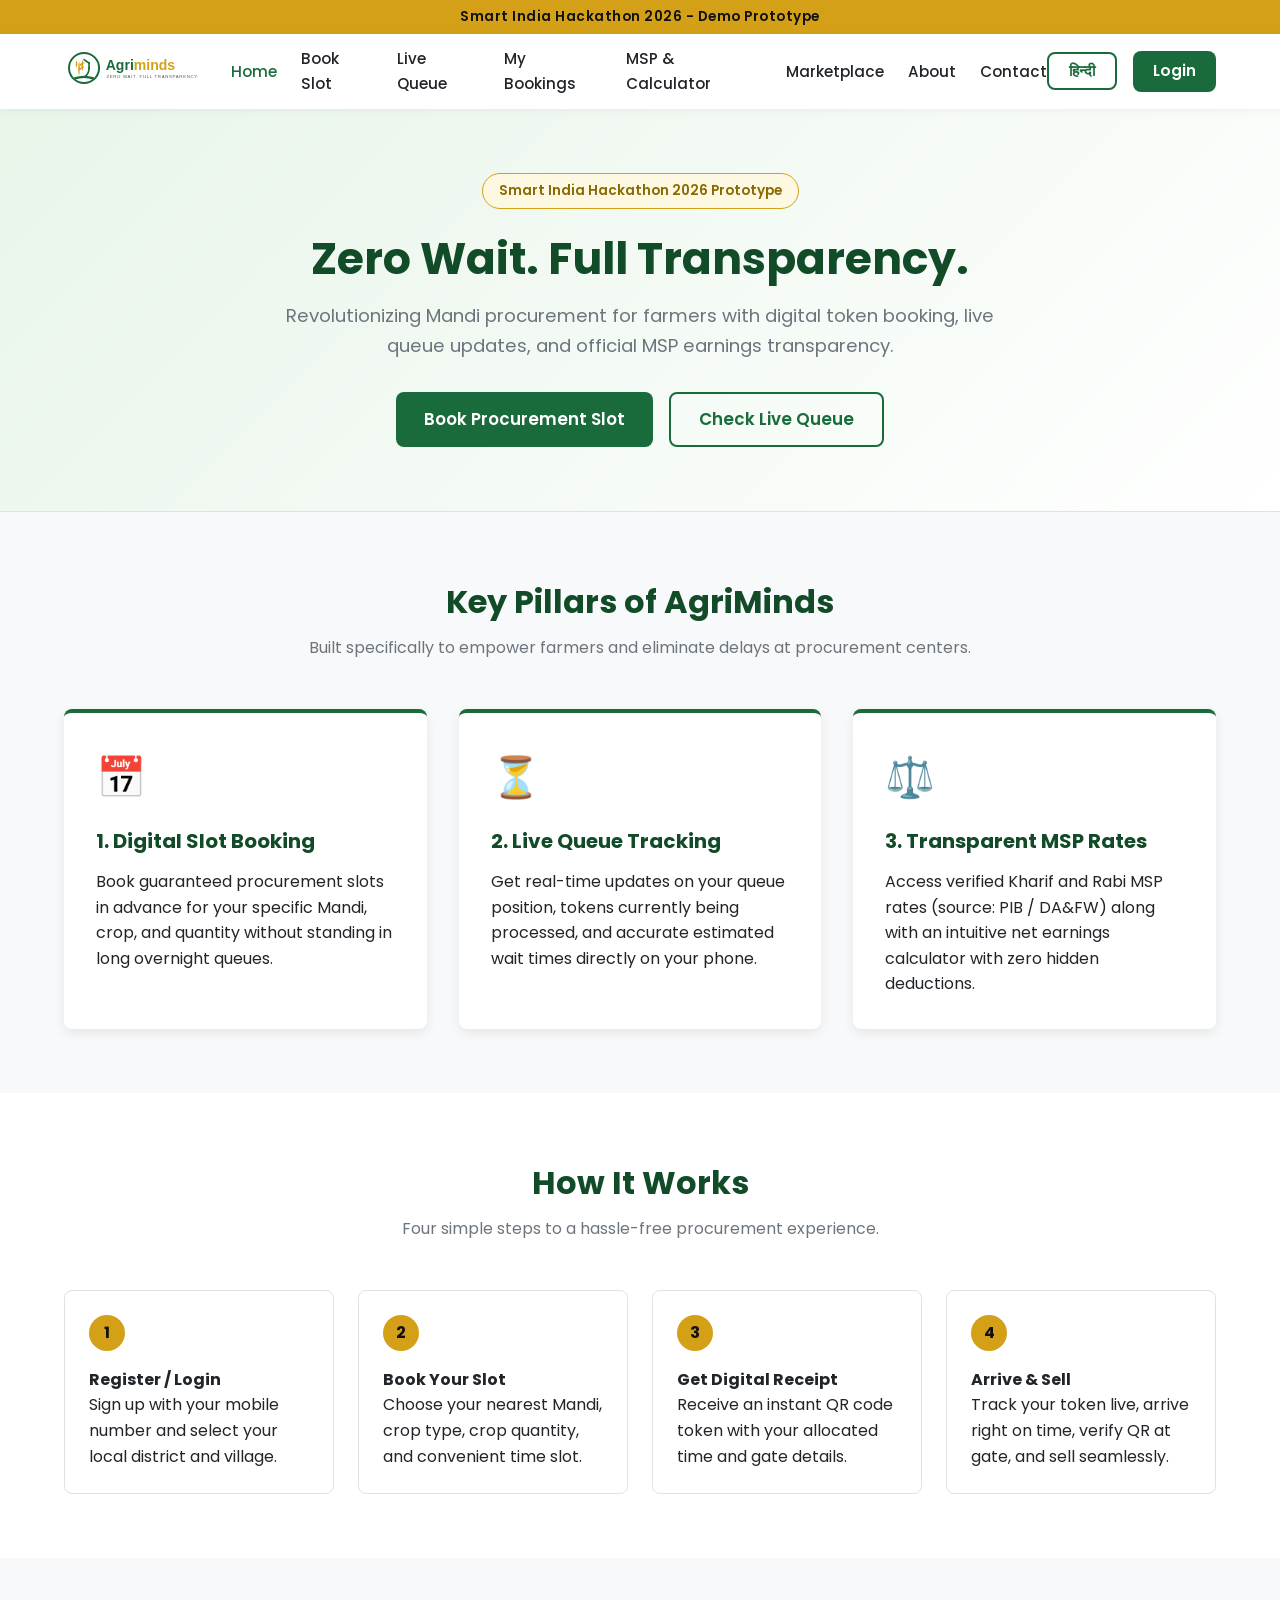
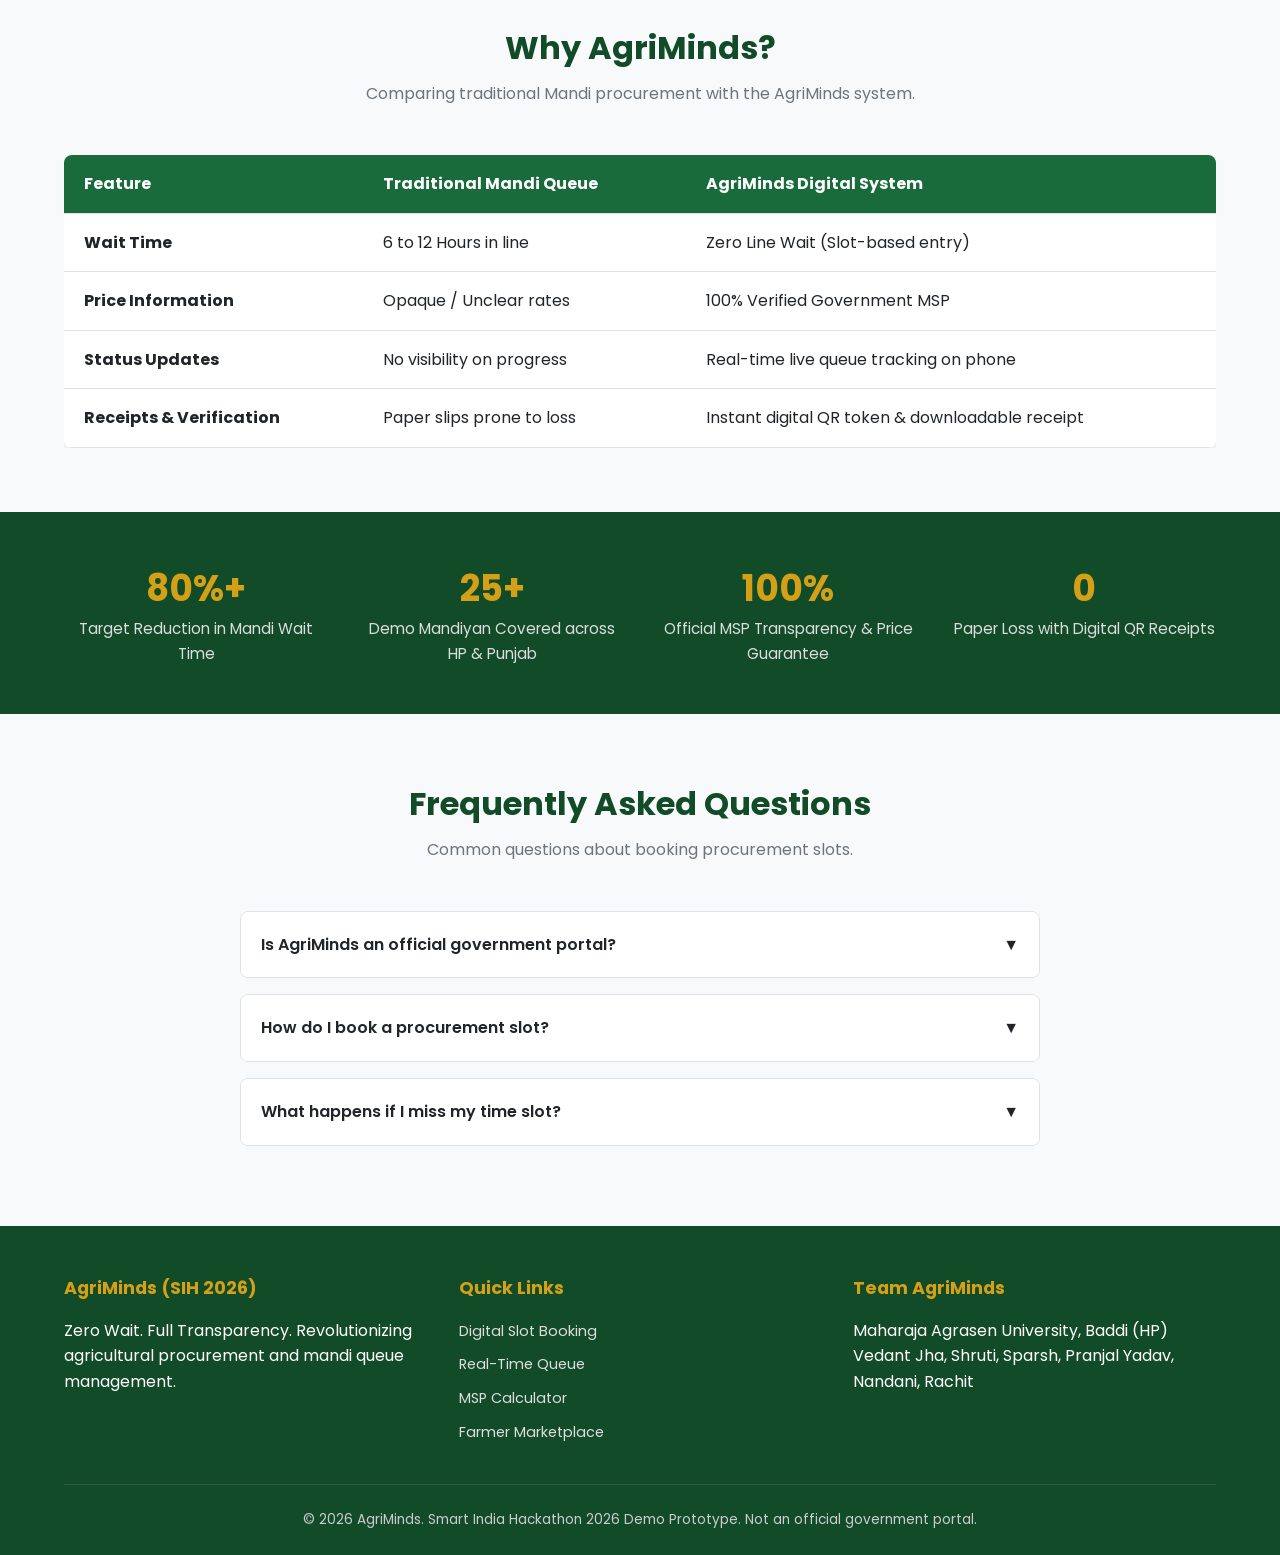
<file: index.html>
<!DOCTYPE html>
<html lang="en">
<head>
  <meta charset="UTF-8">
  <meta name="viewport" content="width=device-width, initial-scale=1.0">
  <title>AgriMinds - Smart Procurement & Queue Management System</title>
  <meta name="description" content="Eliminating mandi wait times with digital slot booking, real-time queue tracking, and MSP transparency for Indian farmers.">
  <link rel="icon" href="assets/logo.svg" type="image/svg+xml">
  
  <!-- Fonts -->
  <link rel="preconnect" href="https://fonts.googleapis.com">
  <link rel="preconnect" href="https://fonts.gstatic.com" crossorigin>
  <link href="https://fonts.googleapis.com/css2?family=Noto+Sans+Devanagari:wght@400;500;600;700&family=Poppins:wght@400;500;600;700&display=swap" rel="stylesheet">
  
  <!-- CSS -->
  <link rel="stylesheet" href="css/style.css">

  <style>
    /* Specific Home Styles */
    .hero {
      background: linear-gradient(135deg, var(--primary-light) 0%, #FFFFFF 100%);
      padding: 4rem 5%;
      text-align: center;
      border-bottom: 1px solid var(--border-color);
    }

    .hero-badge {
      display: inline-block;
      background-color: var(--accent-light);
      color: #8A6A00;
      padding: 6px 16px;
      border-radius: 20px;
      font-size: 0.85rem;
      font-weight: 600;
      margin-bottom: 1.5rem;
      border: 1px solid var(--accent);
    }

    .hero h1 {
      font-size: 2.75rem;
      color: var(--primary-dark);
      margin-bottom: 1rem;
      line-height: 1.2;
    }

    .hero p {
      font-size: 1.15rem;
      color: var(--text-muted);
      max-width: 750px;
      margin: 0 auto 2rem;
    }

    .hero-cta {
      display: flex;
      justify-content: center;
      gap: 1rem;
      flex-wrap: wrap;
    }

    .section-padding {
      padding: 4rem 5%;
    }

    .section-title {
      text-align: center;
      margin-bottom: 3rem;
    }

    .section-title h2 {
      font-size: 2rem;
      color: var(--primary-dark);
      margin-bottom: 0.5rem;
    }

    .section-title p {
      color: var(--text-muted);
      font-size: 1rem;
    }

    /* Pillars Grid */
    .pillars-grid {
      display: grid;
      grid-template-columns: repeat(auto-fit, minmax(280px, 1fr));
      gap: 2rem;
    }

    .pillar-card {
      background: var(--bg-white);
      padding: 2rem;
      border-radius: var(--radius);
      box-shadow: var(--shadow);
      border-top: 4px solid var(--primary);
      transition: var(--transition);
    }

    .pillar-card:hover {
      transform: translateY(-5px);
    }

    .pillar-icon {
      font-size: 2.5rem;
      margin-bottom: 1rem;
    }

    .pillar-card h3 {
      font-size: 1.25rem;
      color: var(--primary-dark);
      margin-bottom: 0.75rem;
    }

    /* Workflow Steps */
    .steps-container {
      display: grid;
      grid-template-columns: repeat(auto-fit, minmax(220px, 1fr));
      gap: 1.5rem;
    }

    .step-card {
      background: var(--bg-white);
      padding: 1.5rem;
      border-radius: var(--radius);
      border: 1px solid var(--border-color);
      position: relative;
    }

    .step-number {
      width: 36px;
      height: 36px;
      background-color: var(--accent);
      color: #111;
      font-weight: 700;
      border-radius: 50%;
      display: flex;
      align-items: center;
      justify-content: center;
      margin-bottom: 1rem;
    }

    /* Problem vs Solution */
    .comparison-table {
      width: 100%;
      border-collapse: collapse;
      background: var(--bg-white);
      border-radius: var(--radius);
      overflow: hidden;
      box-shadow: var(--shadow);
    }

    .comparison-table th, .comparison-table td {
      padding: 1rem 1.25rem;
      text-align: left;
      border-bottom: 1px solid var(--border-color);
    }

    .comparison-table th {
      background-color: var(--primary);
      color: white;
    }

    .comparison-table tr:hover {
      background-color: var(--primary-light);
    }

    /* FAQ Accordion */
    .faq-item {
      background: var(--bg-white);
      border: 1px solid var(--border-color);
      border-radius: var(--radius);
      margin-bottom: 1rem;
      overflow: hidden;
    }

    .faq-question {
      padding: 1.25rem;
      font-weight: 600;
      cursor: pointer;
      display: flex;
      justify-content: space-between;
      align-items: center;
      background: var(--bg-white);
    }

    .faq-answer {
      padding: 0 1.25rem 1.25rem;
      color: var(--text-muted);
      display: none;
    }

    .faq-item.active .faq-answer {
      display: block;
    }

    .faq-item.active .faq-question {
      color: var(--primary);
    }

    /* Stats Banner */
    .stats-banner {
      background: var(--primary-dark);
      color: white;
      text-align: center;
      padding: 3rem 5%;
      display: grid;
      grid-template-columns: repeat(auto-fit, minmax(200px, 1fr));
      gap: 2rem;
    }

    .stat-box h3 {
      font-size: 2.25rem;
      color: var(--accent);
    }

    .stat-box p {
      font-size: 0.95rem;
      color: #ddd;
    }
  </style>
</head>
<body>

  <!-- Layout (Navbar & Banner) injected by common.js -->

  <main>
    <!-- Hero Section -->
    <section class="hero">
      <span class="hero-badge">Smart India Hackathon 2026 Prototype</span>
      <h1 id="heroTitle">Zero Wait. Full Transparency.</h1>
      <p id="heroSub">Revolutionizing Mandi procurement for farmers with digital token booking, live queue updates, and official MSP earnings transparency.</p>
      <div class="hero-cta">
        <a href="slot.html" class="btn btn-primary" style="padding: 0.75rem 1.75rem; font-size: 1.05rem;">Book Procurement Slot</a>
        <a href="queue.html" class="btn btn-outline" style="padding: 0.75rem 1.75rem; font-size: 1.05rem;">Check Live Queue</a>
      </div>
    </section>

    <!-- 3 Pillars Section -->
    <section class="section-padding">
      <div class="section-title">
        <h2>Key Pillars of AgriMinds</h2>
        <p>Built specifically to empower farmers and eliminate delays at procurement centers.</p>
      </div>
      <div class="pillars-grid">
        <div class="pillar-card">
          <div class="pillar-icon">📅</div>
          <h3>1. Digital Slot Booking</h3>
          <p>Book guaranteed procurement slots in advance for your specific Mandi, crop, and quantity without standing in long overnight queues.</p>
        </div>
        <div class="pillar-card">
          <div class="pillar-icon">⏳</div>
          <h3>2. Live Queue Tracking</h3>
          <p>Get real-time updates on your queue position, tokens currently being processed, and accurate estimated wait times directly on your phone.</p>
        </div>
        <div class="pillar-card">
          <div class="pillar-icon">⚖️</div>
          <h3>3. Transparent MSP Rates</h3>
          <p>Access verified Kharif and Rabi MSP rates (source: PIB / DA&FW) along with an intuitive net earnings calculator with zero hidden deductions.</p>
        </div>
      </div>
    </section>

    <!-- How It Works -->
    <section class="section-padding" style="background-color: var(--bg-white);">
      <div class="section-title">
        <h2>How It Works</h2>
        <p>Four simple steps to a hassle-free procurement experience.</p>
      </div>
      <div class="steps-container">
        <div class="step-card">
          <div class="step-number">1</div>
          <h4>Register / Login</h4>
          <p>Sign up with your mobile number and select your local district and village.</p>
        </div>
        <div class="step-card">
          <div class="step-number">2</div>
          <h4>Book Your Slot</h4>
          <p>Choose your nearest Mandi, crop type, crop quantity, and convenient time slot.</p>
        </div>
        <div class="step-card">
          <div class="step-number">3</div>
          <h4>Get Digital Receipt</h4>
          <p>Receive an instant QR code token with your allocated time and gate details.</p>
        </div>
        <div class="step-card">
          <div class="step-number">4</div>
          <h4>Arrive & Sell</h4>
          <p>Track your token live, arrive right on time, verify QR at gate, and sell seamlessly.</p>
        </div>
      </div>
    </section>

    <!-- Problem vs Solution -->
    <section class="section-padding">
      <div class="section-title">
        <h2>Why AgriMinds?</h2>
        <p>Comparing traditional Mandi procurement with the AgriMinds system.</p>
      </div>
      <div style="overflow-x: auto;">
        <table class="comparison-table">
          <thead>
            <tr>
              <th>Feature</th>
              <th>Traditional Mandi Queue</th>
              <th>AgriMinds Digital System</th>
            </tr>
          </thead>
          <tbody>
            <tr>
              <td><strong>Wait Time</strong></td>
              <td>6 to 12 Hours in line</td>
              <td>Zero Line Wait (Slot-based entry)</td>
            </tr>
            <tr>
              <td><strong>Price Information</strong></td>
              <td>Opaque / Unclear rates</td>
              <td>100% Verified Government MSP</td>
            </tr>
            <tr>
              <td><strong>Status Updates</strong></td>
              <td>No visibility on progress</td>
              <td>Real-time live queue tracking on phone</td>
            </tr>
            <tr>
              <td><strong>Receipts & Verification</strong></td>
              <td>Paper slips prone to loss</td>
              <td>Instant digital QR token & downloadable receipt</td>
            </tr>
          </tbody>
        </table>
      </div>
    </section>

    <!-- Key Metrics / Stats -->
    <section class="stats-banner">
      <div class="stat-box">
        <h3>80%+</h3>
        <p>Target Reduction in Mandi Wait Time</p>
      </div>
      <div class="stat-box">
        <h3>25+</h3>
        <p>Demo Mandiyan Covered across HP & Punjab</p>
      </div>
      <div class="stat-box">
        <h3>100%</h3>
        <p>Official MSP Transparency & Price Guarantee</p>
      </div>
      <div class="stat-box">
        <h3>0</h3>
        <p>Paper Loss with Digital QR Receipts</p>
      </div>
    </section>

    <!-- FAQ Section -->
    <section class="section-padding">
      <div class="section-title">
        <h2>Frequently Asked Questions</h2>
        <p>Common questions about booking procurement slots.</p>
      </div>
      <div style="max-width: 800px; margin: 0 auto;">
        <div class="faq-item">
          <div class="faq-question" onclick="toggleFaq(this)">
            <span>Is AgriMinds an official government portal?</span>
            <span>▼</span>
          </div>
          <div class="faq-answer">
            <p>No, AgriMinds is a prototype built for Smart India Hackathon 2026 by Team AgriMinds (Maharaja Agrasen University). All data presented here is for simulation and demonstration purposes.</p>
          </div>
        </div>

        <div class="faq-item">
          <div class="faq-question" onclick="toggleFaq(this)">
            <span>How do I book a procurement slot?</span>
            <span>▼</span>
          </div>
          <div class="faq-answer">
            <p>Simply navigate to the 'Book Slot' page, select your Mandi, crop type, quantity, and preferred date and time. An instant QR token will be generated for you.</p>
          </div>
        </div>

        <div class="faq-item">
          <div class="faq-question" onclick="toggleFaq(this)">
            <span>What happens if I miss my time slot?</span>
            <span>▼</span>
          </div>
          <div class="faq-answer">
            <p>You can view and manage your booked slots under 'My Bookings'. If needed, you can cancel an upcoming slot and rebook for a later date or time slot.</p>
          </div>
        </div>
      </div>
    </section>
  </main>

  <!-- JS Dependencies -->
  <script src="js/data.js"></script>
  <script src="js/common.js"></script>
  <script>
    function toggleFaq(element) {
      const item = element.parentElement;
      item.classList.toggle("active");
    }
  </script>
</body>
</html>
</file>
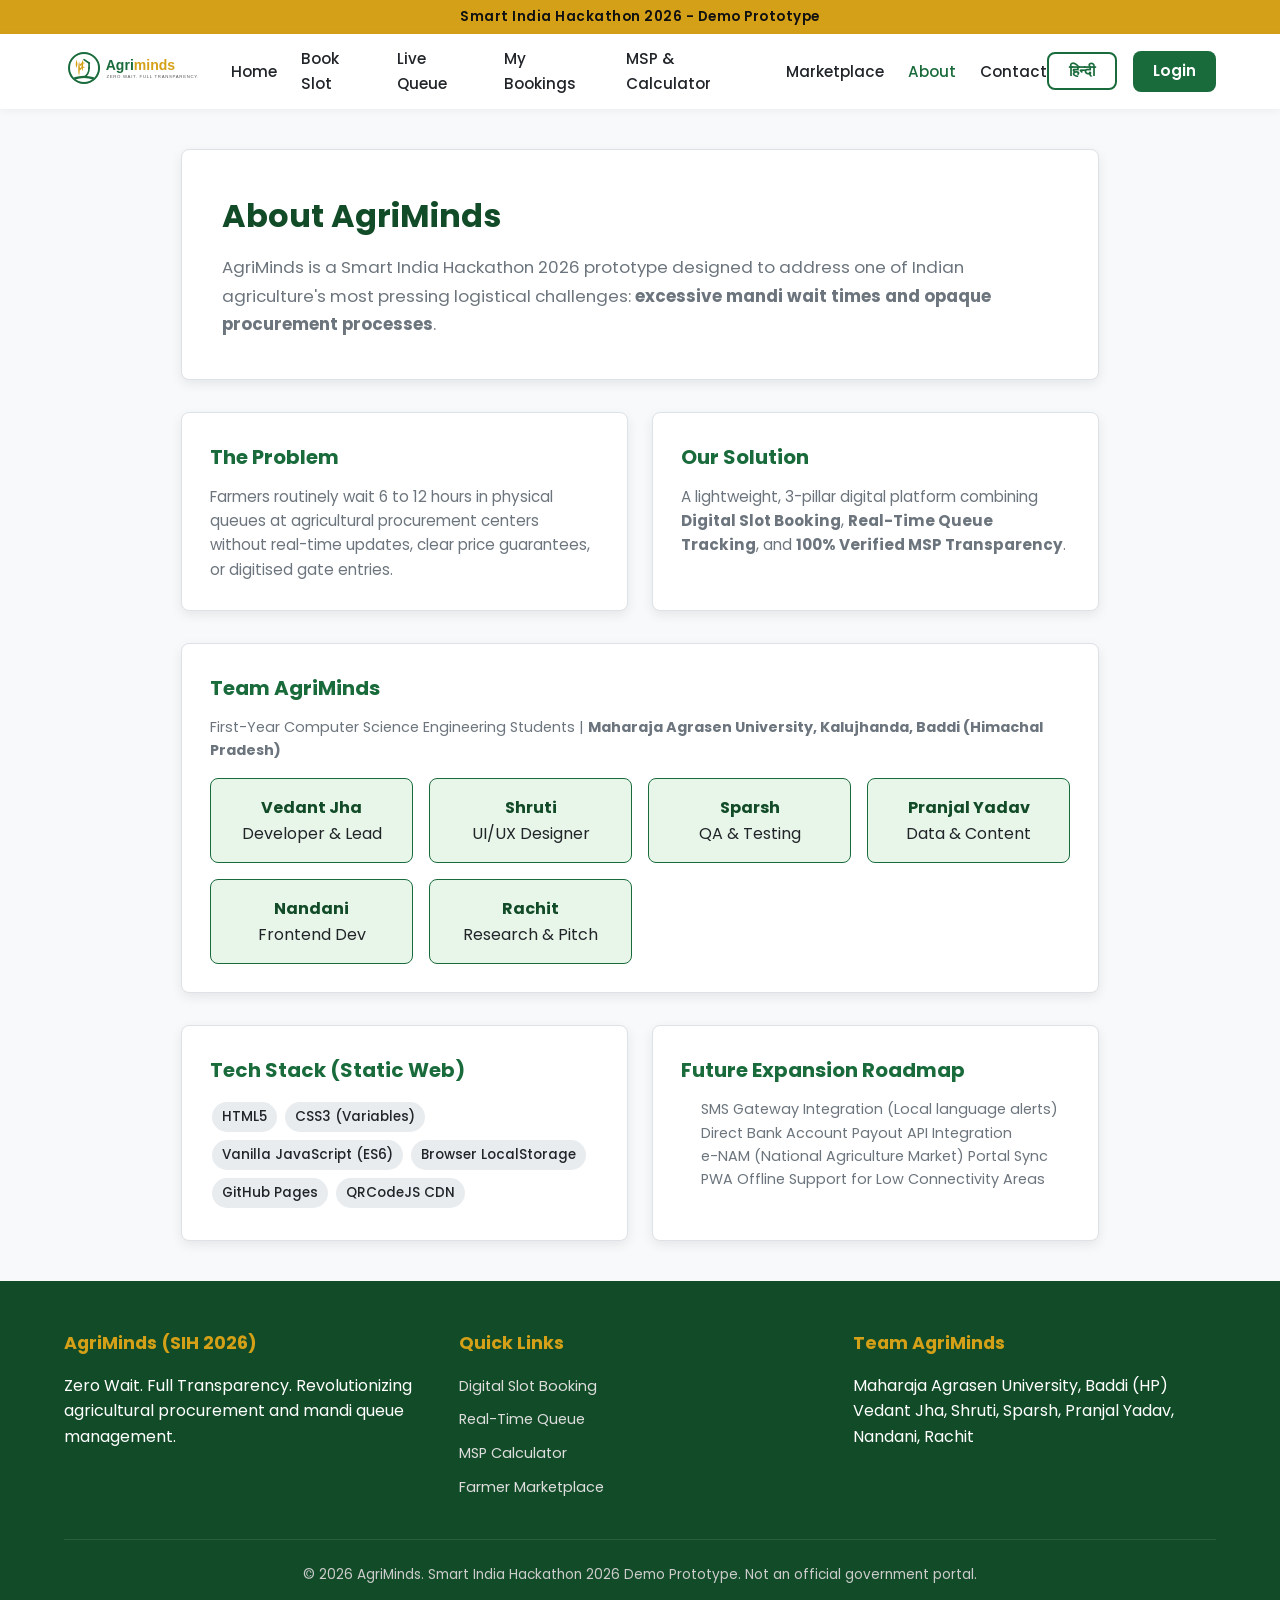
<file: about.html>
<!DOCTYPE html>
<html lang="en">
<head>
  <meta charset="UTF-8">
  <meta name="viewport" content="width=device-width, initial-scale=1.0">
  <title>About Us - AgriMinds</title>
  <meta name="description" content="Learn about Team AgriMinds, our vision, three core pillars, tech stack, and future development roadmap.">
  <link rel="icon" href="assets/logo.svg" type="image/svg+xml">
  
  <!-- Fonts -->
  <link rel="preconnect" href="https://fonts.googleapis.com">
  <link rel="preconnect" href="https://fonts.gstatic.com" crossorigin>
  <link href="https://fonts.googleapis.com/css2?family=Noto+Sans+Devanagari:wght@400;500;600;700&family=Poppins:wght@400;500;600;700&display=swap" rel="stylesheet">
  
  <!-- CSS -->
  <link rel="stylesheet" href="css/style.css">

  <style>
    .about-container {
      max-width: 950px;
      margin: 2.5rem auto;
      padding: 0 1rem;
    }

    .about-hero {
      background: var(--bg-white);
      padding: 2.5rem;
      border-radius: var(--radius);
      box-shadow: var(--shadow);
      border: 1px solid var(--border-color);
      margin-bottom: 2rem;
    }

    .about-hero h2 {
      color: var(--primary-dark);
      margin-bottom: 0.75rem;
      font-size: 2rem;
    }

    .grid-2col {
      display: grid;
      grid-template-columns: repeat(auto-fit, minmax(280px, 1fr));
      gap: 1.5rem;
      margin-bottom: 2rem;
    }

    .about-card {
      background: var(--bg-white);
      padding: 1.75rem;
      border-radius: var(--radius);
      border: 1px solid var(--border-color);
      box-shadow: var(--shadow);
    }

    .about-card h3 {
      color: var(--primary);
      margin-bottom: 0.75rem;
      font-size: 1.25rem;
    }

    .team-grid {
      display: grid;
      grid-template-columns: repeat(auto-fit, minmax(180px, 1fr));
      gap: 1rem;
      margin-top: 1rem;
    }

    .team-member {
      background: var(--primary-light);
      border: 1px solid var(--primary);
      padding: 1rem;
      border-radius: var(--radius);
      text-align: center;
    }

    .team-member strong {
      color: var(--primary-dark);
      display: block;
    }

    .tech-pill {
      display: inline-block;
      background: #e9ecef;
      color: var(--text-main);
      padding: 4px 10px;
      border-radius: 20px;
      font-size: 0.85rem;
      font-weight: 500;
      margin: 4px 2px;
    }
  </style>
</head>
<body>

  <main>
    <div class="about-container">
      <div class="about-hero">
        <h2>About AgriMinds</h2>
        <p style="font-size: 1.05rem; color: var(--text-muted); line-height: 1.7;">
          AgriMinds is a Smart India Hackathon 2026 prototype designed to address one of Indian agriculture's most pressing logistical challenges: <strong>excessive mandi wait times and opaque procurement processes</strong>.
        </p>
      </div>

      <div class="grid-2col">
        <div class="about-card">
          <h3>The Problem</h3>
          <p style="color: var(--text-muted); font-size: 0.95rem;">
            Farmers routinely wait 6 to 12 hours in physical queues at agricultural procurement centers without real-time updates, clear price guarantees, or digitised gate entries.
          </p>
        </div>

        <div class="about-card">
          <h3>Our Solution</h3>
          <p style="color: var(--text-muted); font-size: 0.95rem;">
            A lightweight, 3-pillar digital platform combining <strong>Digital Slot Booking</strong>, <strong>Real-Time Queue Tracking</strong>, and <strong>100% Verified MSP Transparency</strong>.
          </p>
        </div>
      </div>

      <!-- Team Section -->
      <div class="about-card" style="margin-bottom: 2rem;">
        <h3>Team AgriMinds</h3>
        <p style="color: var(--text-muted); font-size: 0.9rem; margin-bottom: 1rem;">
          First-Year Computer Science Engineering Students | <strong>Maharaja Agrasen University, Kalujhanda, Baddi (Himachal Pradesh)</strong>
        </p>
        <div class="team-grid">
          <div class="team-member"><strong>Vedant Jha</strong><span>Developer & Lead</span></div>
          <div class="team-member"><strong>Shruti</strong><span>UI/UX Designer</span></div>
          <div class="team-member"><strong>Sparsh</strong><span>QA & Testing</span></div>
          <div class="team-member"><strong>Pranjal Yadav</strong><span>Data & Content</span></div>
          <div class="team-member"><strong>Nandani</strong><span>Frontend Dev</span></div>
          <div class="team-member"><strong>Rachit</strong><span>Research & Pitch</span></div>
        </div>
      </div>

      <!-- Tech Stack & Roadmap -->
      <div class="grid-2col">
        <div class="about-card">
          <h3>Tech Stack (Static Web)</h3>
          <div style="margin-top: 0.5rem;">
            <span class="tech-pill">HTML5</span>
            <span class="tech-pill">CSS3 (Variables)</span>
            <span class="tech-pill">Vanilla JavaScript (ES6)</span>
            <span class="tech-pill">Browser LocalStorage</span>
            <span class="tech-pill">GitHub Pages</span>
            <span class="tech-pill">QRCodeJS CDN</span>
          </div>
        </div>

        <div class="about-card">
          <h3>Future Expansion Roadmap</h3>
          <ul style="padding-left: 1.25rem; font-size: 0.9rem; color: var(--text-muted);">
            <li>SMS Gateway Integration (Local language alerts)</li>
            <li>Direct Bank Account Payout API Integration</li>
            <li>e-NAM (National Agriculture Market) Portal Sync</li>
            <li>PWA Offline Support for Low Connectivity Areas</li>
          </ul>
        </div>
      </div>
    </div>
  </main>

  <!-- JS Dependencies -->
  <script src="js/data.js"></script>
  <script src="js/common.js"></script>
</body>
</html>
</file>
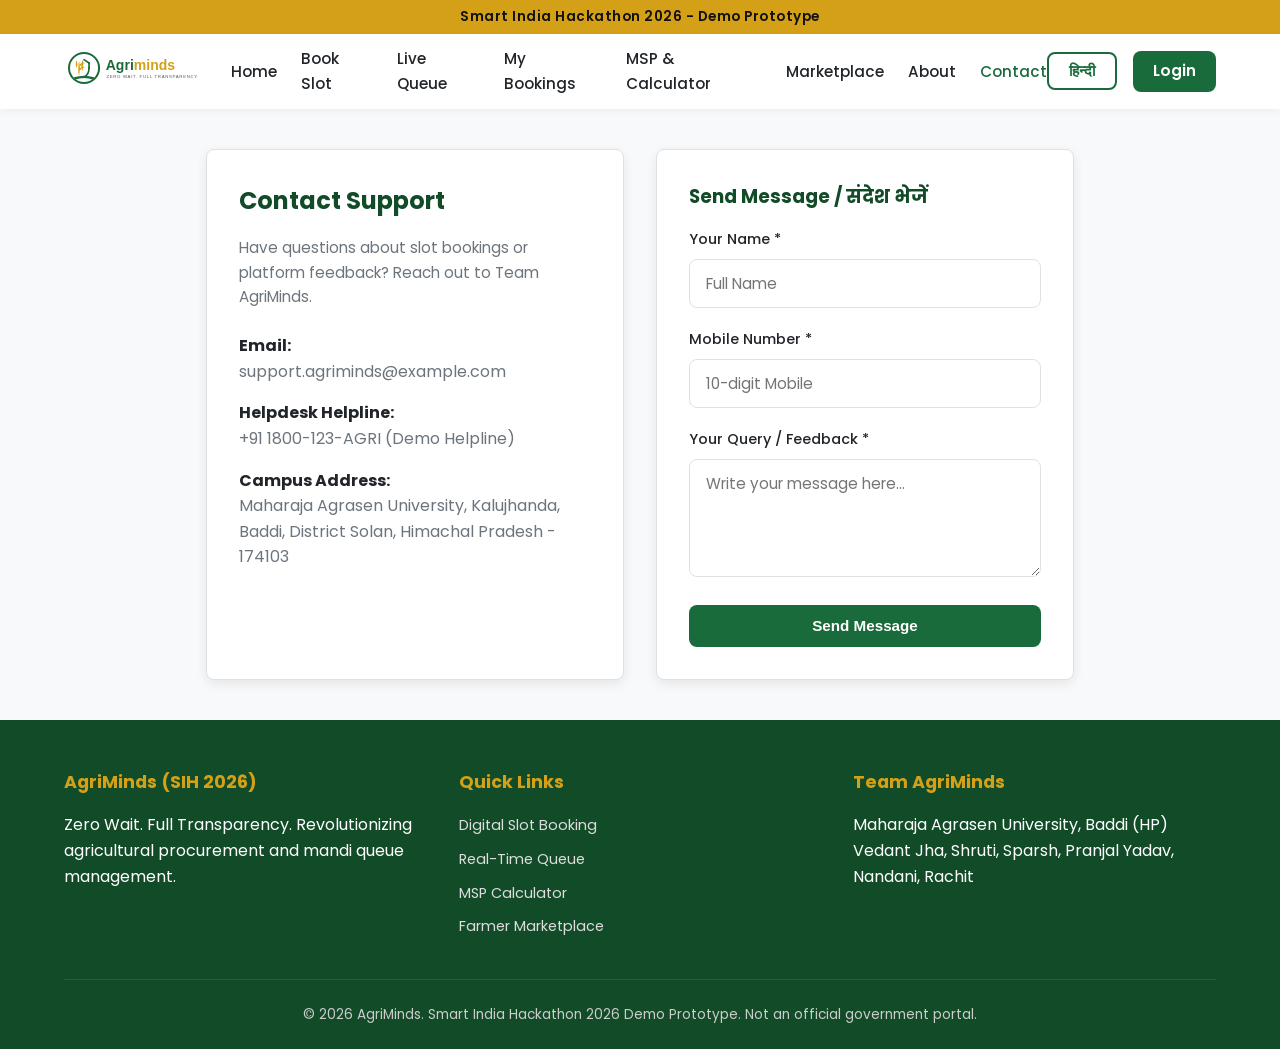
<file: contact.html>
<!DOCTYPE html>
<html lang="en">
<head>
  <meta charset="UTF-8">
  <meta name="viewport" content="width=device-width, initial-scale=1.0">
  <title>Contact Us - AgriMinds</title>
  <meta name="description" content="Get in touch with Team AgriMinds for support or feedback regarding the Smart Procurement System prototype.">
  <link rel="icon" href="assets/logo.svg" type="image/svg+xml">
  
  <!-- Fonts -->
  <link rel="preconnect" href="https://fonts.googleapis.com">
  <link rel="preconnect" href="https://fonts.gstatic.com" crossorigin>
  <link href="https://fonts.googleapis.com/css2?family=Noto+Sans+Devanagari:wght@400;500;600;700&family=Poppins:wght@400;500;600;700&display=swap" rel="stylesheet">
  
  <!-- CSS -->
  <link rel="stylesheet" href="css/style.css">

  <style>
    .contact-container {
      max-width: 900px;
      margin: 2.5rem auto;
      padding: 0 1rem;
    }

    .contact-grid {
      display: grid;
      grid-template-columns: repeat(auto-fit, minmax(280px, 1fr));
      gap: 2rem;
    }

    .contact-card {
      background: var(--bg-white);
      padding: 2rem;
      border-radius: var(--radius);
      box-shadow: var(--shadow);
      border: 1px solid var(--border-color);
    }

    .form-group {
      margin-bottom: 1.25rem;
    }

    .form-group label {
      display: block;
      margin-bottom: 0.5rem;
      font-weight: 500;
      font-size: 0.9rem;
    }

    .form-control {
      width: 100%;
      padding: 0.75rem 1rem;
      font-size: 0.95rem;
      border: 1px solid var(--border-color);
      border-radius: var(--radius);
      outline: none;
      transition: var(--transition);
      font-family: inherit;
    }

    .form-control:focus {
      border-color: var(--primary);
      box-shadow: 0 0 0 3px var(--primary-light);
    }
  </style>
</head>
<body>

  <main>
    <div class="contact-container">
      <div class="contact-grid">
        <!-- Info Card -->
        <div class="contact-card">
          <h2 style="color: var(--primary-dark); margin-bottom: 1rem;">Contact Support</h2>
          <p style="color: var(--text-muted); font-size: 0.95rem; margin-bottom: 1.5rem;">
            Have questions about slot bookings or platform feedback? Reach out to Team AgriMinds.
          </p>

          <div style="margin-bottom: 1rem;">
            <strong>Email:</strong><br>
            <span style="color: var(--text-muted);">support.agriminds@example.com</span>
          </div>

          <div style="margin-bottom: 1rem;">
            <strong>Helpdesk Helpline:</strong><br>
            <span style="color: var(--text-muted);">+91 1800-123-AGRI (Demo Helpline)</span>
          </div>

          <div>
            <strong>Campus Address:</strong><br>
            <span style="color: var(--text-muted);">Maharaja Agrasen University, Kalujhanda, Baddi, District Solan, Himachal Pradesh - 174103</span>
          </div>
        </div>

        <!-- Form Card -->
        <div class="contact-card">
          <h3 style="color: var(--primary-dark); margin-bottom: 1rem;">Send Message / संदेश भेजें</h3>
          <form id="contactForm" onsubmit="handleContactSubmit(event)">
            <div class="form-group">
              <label for="contactName">Your Name *</label>
              <input type="text" id="contactName" class="form-control" placeholder="Full Name" required>
            </div>
            <div class="form-group">
              <label for="contactMobile">Mobile Number *</label>
              <input type="tel" id="contactMobile" class="form-control" placeholder="10-digit Mobile" maxlength="10" required>
            </div>
            <div class="form-group">
              <label for="contactMessage">Your Query / Feedback *</label>
              <textarea id="contactMessage" class="form-control" rows="4" placeholder="Write your message here..." required></textarea>
            </div>
            <button type="submit" class="btn btn-primary" style="width: 100%; padding: 0.8rem;">Send Message</button>
          </form>
        </div>
      </div>
    </div>
  </main>

  <!-- JS Dependencies -->
  <script src="js/data.js"></script>
  <script src="js/common.js"></script>
  <script src="js/contact.js"></script>
</body>
</html>
</file>
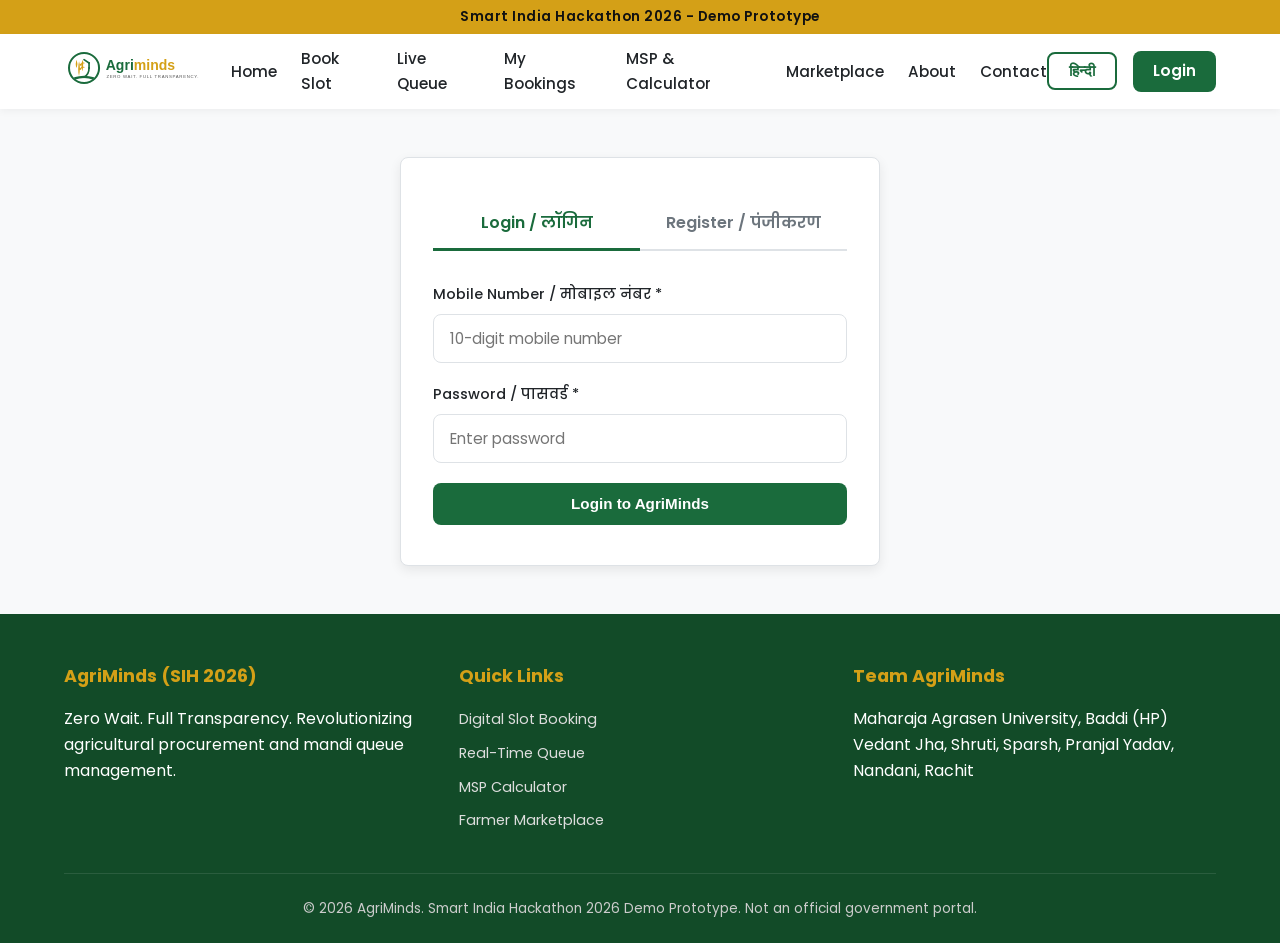
<file: login.html>
<!DOCTYPE html>
<html lang="en">
<head>
  <meta charset="UTF-8">
  <meta name="viewport" content="width=device-width, initial-scale=1.0">
  <title>Farmer Login & Registration - AgriMinds</title>
  <meta name="description" content="Register or login to book procurement slots and track mandi queues on AgriMinds.">
  <link rel="icon" href="assets/logo.svg" type="image/svg+xml">
  
  <!-- Fonts -->
  <link rel="preconnect" href="https://fonts.googleapis.com">
  <link rel="preconnect" href="https://fonts.gstatic.com" crossorigin>
  <link href="https://fonts.googleapis.com/css2?family=Noto+Sans+Devanagari:wght@400;500;600;700&family=Poppins:wght@400;500;600;700&display=swap" rel="stylesheet">
  
  <!-- CSS -->
  <link rel="stylesheet" href="css/style.css">

  <style>
    .auth-container {
      max-width: 480px;
      margin: 3rem auto;
      background: var(--bg-white);
      padding: 2.5rem 2rem;
      border-radius: var(--radius);
      box-shadow: var(--shadow);
      border: 1px solid var(--border-color);
    }

    .auth-tabs {
      display: flex;
      border-bottom: 2px solid var(--border-color);
      margin-bottom: 2rem;
    }

    .auth-tab {
      flex: 1;
      text-align: center;
      padding: 0.75rem;
      font-weight: 600;
      cursor: pointer;
      color: var(--text-muted);
      transition: var(--transition);
      border-bottom: 3px solid transparent;
      margin-bottom: -2px;
    }

    .auth-tab.active {
      color: var(--primary);
      border-color: var(--primary);
    }

    .form-group {
      margin-bottom: 1.25rem;
    }

    .form-group label {
      display: block;
      margin-bottom: 0.5rem;
      font-weight: 500;
      font-size: 0.9rem;
    }

    .form-control {
      width: 100%;
      padding: 0.75rem 1rem;
      font-size: 0.95rem;
      border: 1px solid var(--border-color);
      border-radius: var(--radius);
      outline: none;
      transition: var(--transition);
      font-family: inherit;
    }

    .form-control:focus {
      border-color: var(--primary);
      box-shadow: 0 0 0 3px var(--primary-light);
    }

    .auth-form {
      display: none;
    }

    .auth-form.active {
      display: block;
    }

    .otp-box {
      background: var(--accent-light);
      border: 1px dashed var(--accent);
      padding: 1rem;
      border-radius: var(--radius);
      text-align: center;
      margin-bottom: 1.5rem;
    }

    .otp-code {
      font-size: 1.5rem;
      font-weight: 700;
      letter-spacing: 4px;
      color: var(--primary-dark);
      margin: 0.5rem 0;
    }

    .form-note {
      font-size: 0.8rem;
      color: var(--text-muted);
      margin-top: 0.5rem;
    }
  </style>
</head>
<body>

  <main>
    <div class="auth-container">
      <div class="auth-tabs">
        <div class="auth-tab active" id="tabLoginBtn" onclick="switchAuthTab('login')">Login / लॉगिन</div>
        <div class="auth-tab" id="tabRegisterBtn" onclick="switchAuthTab('register')">Register / पंजीकरण</div>
      </div>

      <!-- LOGIN FORM -->
      <form id="loginForm" class="auth-form active" onsubmit="handleLogin(event)">
        <div class="form-group">
          <label for="loginMobile">Mobile Number / मोबाइल नंबर *</label>
          <input type="tel" id="loginMobile" class="form-control" placeholder="10-digit mobile number" maxlength="10" required>
        </div>
        <div class="form-group">
          <label for="loginPassword">Password / पासवर्ड *</label>
          <input type="password" id="loginPassword" class="form-control" placeholder="Enter password" required>
        </div>
        <button type="submit" class="btn btn-primary" style="width: 100%; padding: 0.8rem;">Login to AgriMinds</button>
      </form>

      <!-- REGISTER FORM -->
      <form id="registerForm" class="auth-form" onsubmit="handleRegister(event)">
        <div class="form-group">
          <label for="regName">Full Name / पूरा नाम *</label>
          <input type="text" id="regName" class="form-control" placeholder="e.g. Ramesh Kumar" required>
        </div>
        <div class="form-group">
          <label for="regMobile">Mobile Number / मोबाइल नंबर *</label>
          <input type="tel" id="regMobile" class="form-control" placeholder="10-digit mobile number (6-9 starting)" maxlength="10" required>
        </div>
        <div class="form-group">
          <label for="regDistrict">District / जिला *</label>
          <input type="text" id="regDistrict" class="form-control" placeholder="e.g. Panchkula / Patiala" required>
        </div>
        <div class="form-group">
          <label for="regVillage">Village / गाँव *</label>
          <input type="text" id="regVillage" class="form-control" placeholder="e.g. Majra Mehtab" required>
        </div>
        <div class="form-group">
          <label for="regPassword">Create Password / नया पासवर्ड *</label>
          <input type="password" id="regPassword" class="form-control" placeholder="Min 6 characters" minlength="6" required>
        </div>

        <!-- Simulated OTP Step -->
        <div id="otpSection" style="display: none;">
          <div class="otp-box">
            <span style="font-size: 0.85rem; color: #666;">SIMULATED OTP DEMO</span>
            <div class="otp-code">123456</div>
            <p style="font-size: 0.8rem;">Enter the 6-digit Demo OTP code below to verify.</p>
          </div>
          <div class="form-group">
            <label for="otpInput">Enter OTP / ओटीपी दर्ज करें *</label>
            <input type="text" id="otpInput" class="form-control" placeholder="123456" maxlength="6">
          </div>
        </div>

        <button type="button" id="getOtpBtn" class="btn btn-accent" style="width: 100%; padding: 0.8rem; margin-bottom: 0.5rem;" onclick="generateDemoOtp()">Get Verification OTP</button>
        <button type="submit" id="regSubmitBtn" class="btn btn-primary" style="width: 100%; padding: 0.8rem; display: none;">Verify & Complete Registration</button>
        
        <p class="form-note">* Passwords are hashed locally for simulation. No real SMS charges apply.</p>
      </form>
    </div>
  </main>

  <!-- JS Dependencies -->
  <script src="js/data.js"></script>
  <script src="js/common.js"></script>
  <script src="js/login.js"></script>
</body>
</html>
</file>
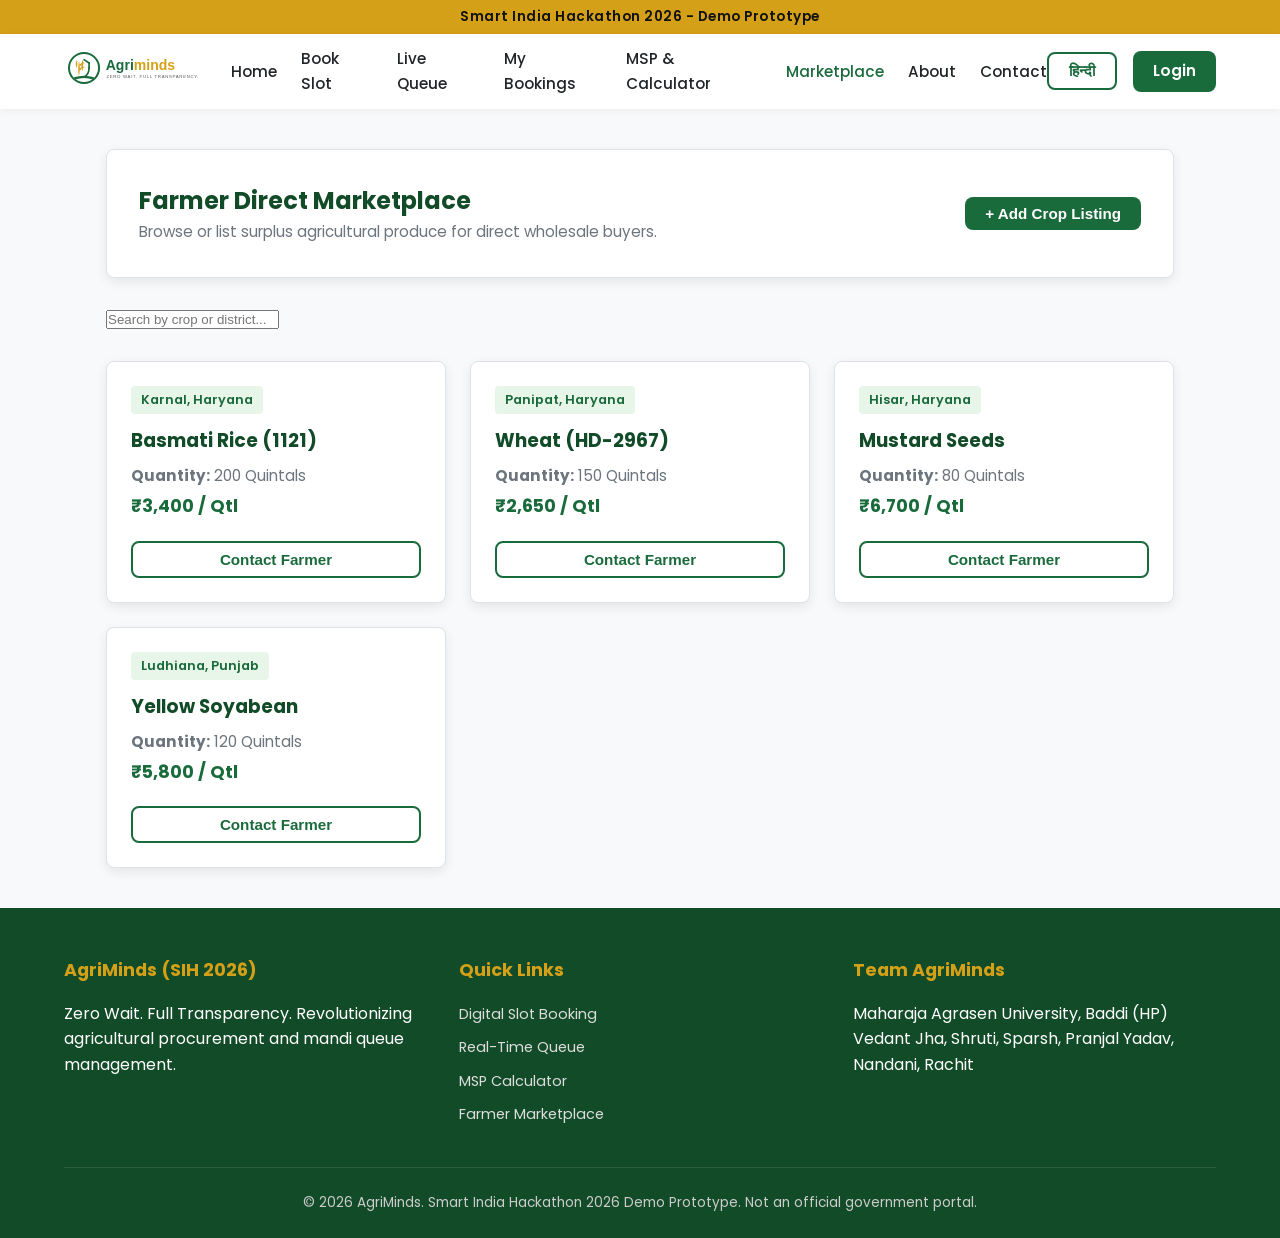
<file: marketplace.html>
<!DOCTYPE html>
<html lang="en">
<head>
  <meta charset="UTF-8">
  <meta name="viewport" content="width=device-width, initial-scale=1.0">
  <title>Farmer Marketplace - AgriMinds</title>
  <meta name="description" content="Explore surplus crop listings directly from farmers across Haryana and Punjab.">
  <link rel="icon" href="assets/logo.svg" type="image/svg+xml">
  
  <!-- Fonts -->
  <link rel="preconnect" href="https://fonts.googleapis.com">
  <link rel="preconnect" href="https://fonts.gstatic.com" crossorigin>
  <link href="https://fonts.googleapis.com/css2?family=Noto+Sans+Devanagari:wght@400;500;600;700&family=Poppins:wght@400;500;600;700&display=swap" rel="stylesheet">
  
  <!-- CSS -->
  <link rel="stylesheet" href="css/style.css">

  <style>
    .market-container {
      max-width: 1100px;
      margin: 2.5rem auto;
      padding: 0 1rem;
    }

    .market-header {
      background: var(--bg-white);
      padding: 2rem;
      border-radius: var(--radius);
      box-shadow: var(--shadow);
      margin-bottom: 2rem;
      border: 1px solid var(--border-color);
      display: flex;
      justify-content: space-between;
      align-items: center;
      flex-wrap: wrap;
      gap: 1rem;
    }

    .market-filters {
      display: flex;
      gap: 1rem;
      margin-bottom: 2rem;
      flex-wrap: wrap;
    }

    .listings-grid {
      display: grid;
      grid-template-columns: repeat(auto-fit, minmax(300px, 1fr));
      gap: 1.5rem;
    }

    .listing-card {
      background: var(--bg-white);
      border-radius: var(--radius);
      box-shadow: var(--shadow);
      padding: 1.5rem;
      border: 1px solid var(--border-color);
      display: flex;
      flex-direction: column;
      justify-content: space-between;
      transition: var(--transition);
    }

    .listing-card:hover {
      transform: translateY(-4px);
    }

    .crop-tag {
      display: inline-block;
      background: var(--primary-light);
      color: var(--primary);
      padding: 4px 10px;
      border-radius: 4px;
      font-size: 0.8rem;
      font-weight: 600;
      margin-bottom: 0.75rem;
    }

    /* Modal styling */
    #addModal, #contactModal {
      display: none;
      position: fixed;
      top: 0; left: 0; width: 100%; height: 100%;
      background: rgba(0,0,0,0.6);
      z-index: 2000;
      justify-content: center;
      align-items: center;
      padding: 1rem;
    }

    .modal-card {
      background: white;
      max-width: 500px;
      width: 100%;
      padding: 2rem;
      border-radius: var(--radius);
      box-shadow: var(--shadow);
    }
  </style>
</head>
<body>

  <main>
    <div class="market-container">
      <div class="market-header">
        <div>
          <h2 style="color: var(--primary-dark);">Farmer Direct Marketplace</h2>
          <p style="color: var(--text-muted); font-size: 0.95rem;">Browse or list surplus agricultural produce for direct wholesale buyers.</p>
        </div>
        <button class="btn btn-primary" onclick="openAddModal()">+ Add Crop Listing</button>
      </div>

      <div class="market-filters">
        <input type="text" id="searchInput" class="form-control" placeholder="Search by crop or district..." oninput="filterListings()" style="max-width: 350px;">
      </div>

      <div class="listings-grid" id="listingsGrid">
        <!-- Rendered via JS -->
      </div>
    </div>

    <!-- Add Listing Modal -->
    <div id="addModal">
      <div class="modal-card">
        <h3 style="color: var(--primary-dark); margin-bottom: 1rem;">Add Crop Listing</h3>
        <form id="addListingForm" onsubmit="handleAddNewListing(event)">
          <div class="form-group">
            <label for="listCrop">Crop Name *</label>
            <input type="text" id="listCrop" class="form-control" placeholder="e.g. Basmati Rice / Wheat" required>
          </div>
          <div class="form-group">
            <label for="listQty">Quantity & Unit *</label>
            <input type="text" id="listQty" class="form-control" placeholder="e.g. 150 Quintals" required>
          </div>
          <div class="form-group">
            <label for="listPrice">Expected Price (₹ / Quintal) *</label>
            <input type="number" id="listPrice" class="form-control" placeholder="e.g. 2800" required>
          </div>
          <div class="form-group">
            <label for="listDistrict">District / Location *</label>
            <input type="text" id="listDistrict" class="form-control" placeholder="e.g. Karnal, Haryana" required>
          </div>
          <div class="form-group">
            <label for="listContact">Farmer Name & Mobile *</label>
            <input type="text" id="listContact" class="form-control" placeholder="e.g. Ramesh Kumar - 9876543210" required>
          </div>
          <div style="display: flex; gap: 1rem; margin-top: 1.5rem;">
            <button type="button" class="btn btn-outline" style="flex: 1;" onclick="closeModal('addModal')">Cancel</button>
            <button type="submit" class="btn btn-primary" style="flex: 1;">Publish Listing</button>
          </div>
        </form>
      </div>
    </div>

    <!-- Contact Modal -->
    <div id="contactModal">
      <div class="modal-card">
        <h3 style="color: var(--primary-dark); margin-bottom: 0.5rem;">Farmer Contact Details</h3>
        <p style="font-size: 0.95rem; color: var(--text-muted); margin-bottom: 1.5rem;" id="contactDetailsText">-</p>
        <button class="btn btn-primary" style="width: 100%;" onclick="closeModal('contactModal')">Close</button>
      </div>
    </div>
  </main>

  <!-- JS Dependencies -->
  <script src="js/data.js"></script>
  <script src="js/common.js"></script>
  <script src="js/marketplace.js"></script>
</body>
</html>
</file>
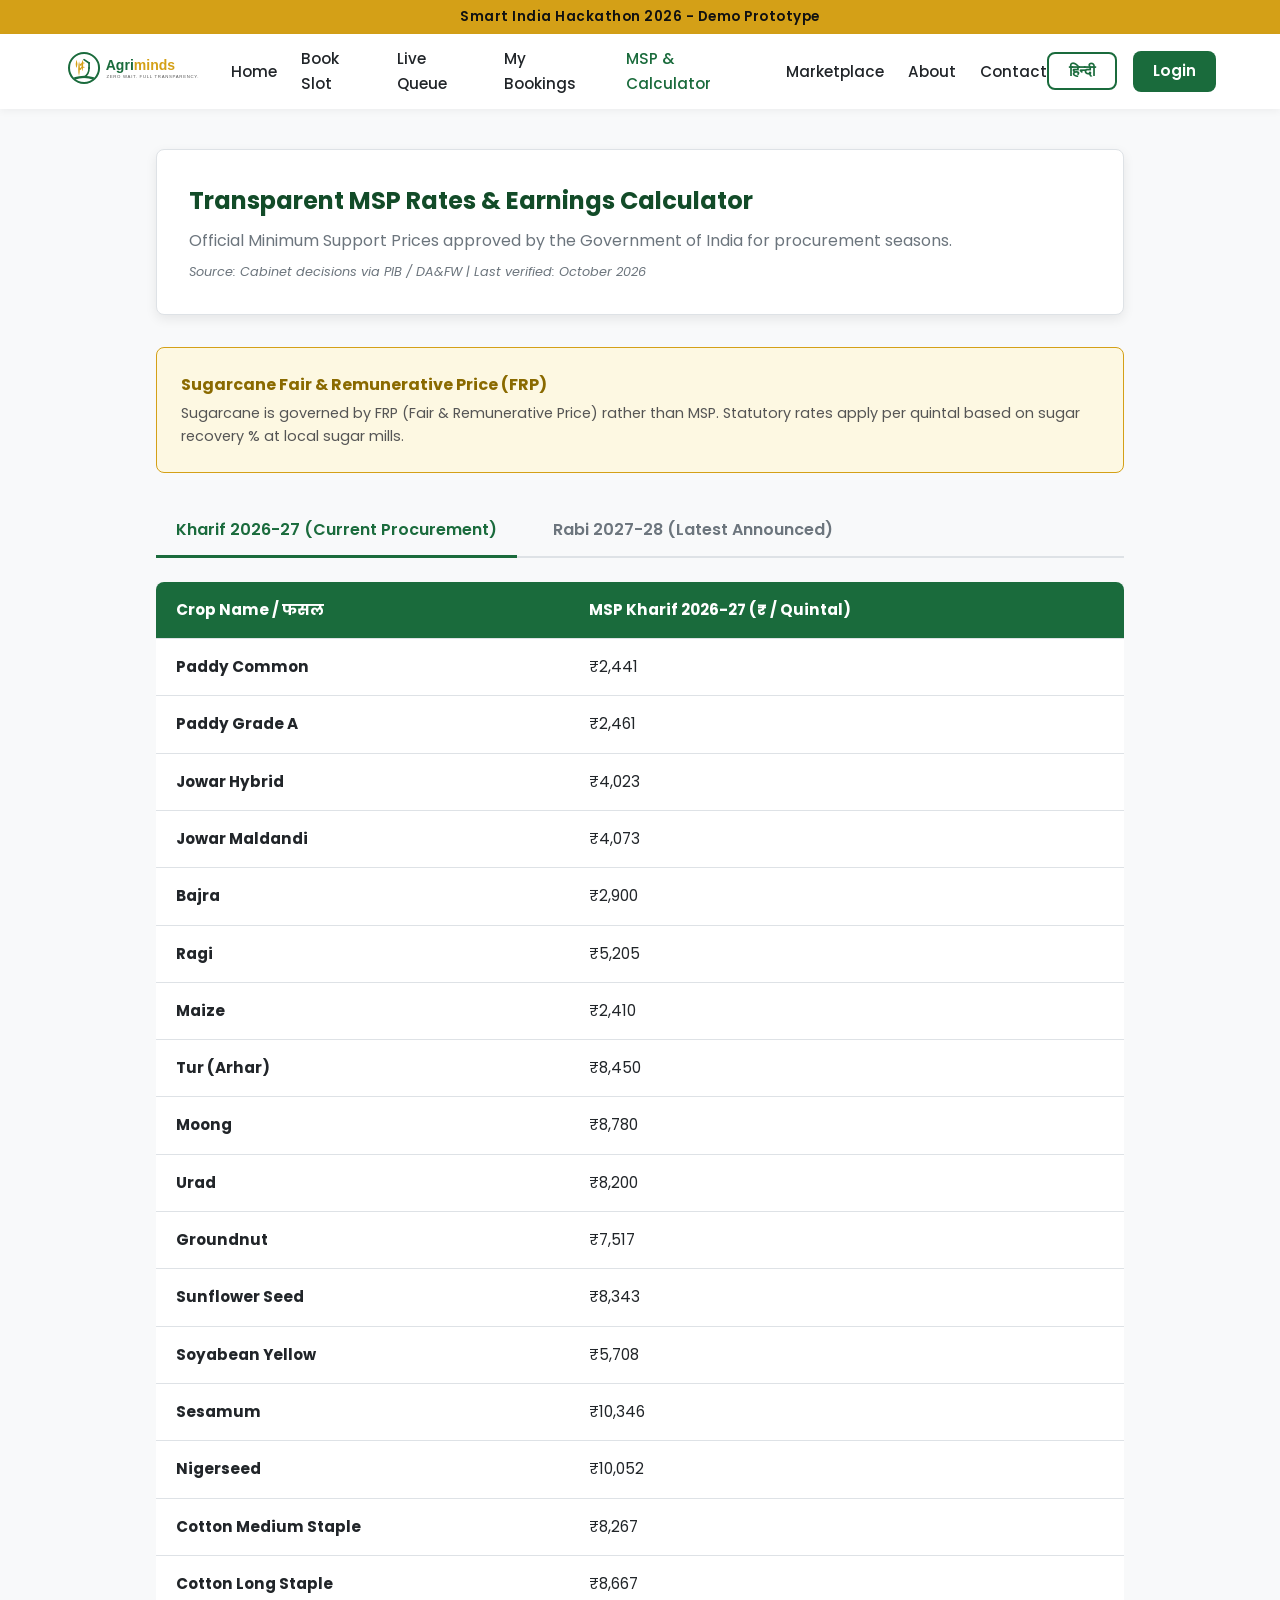
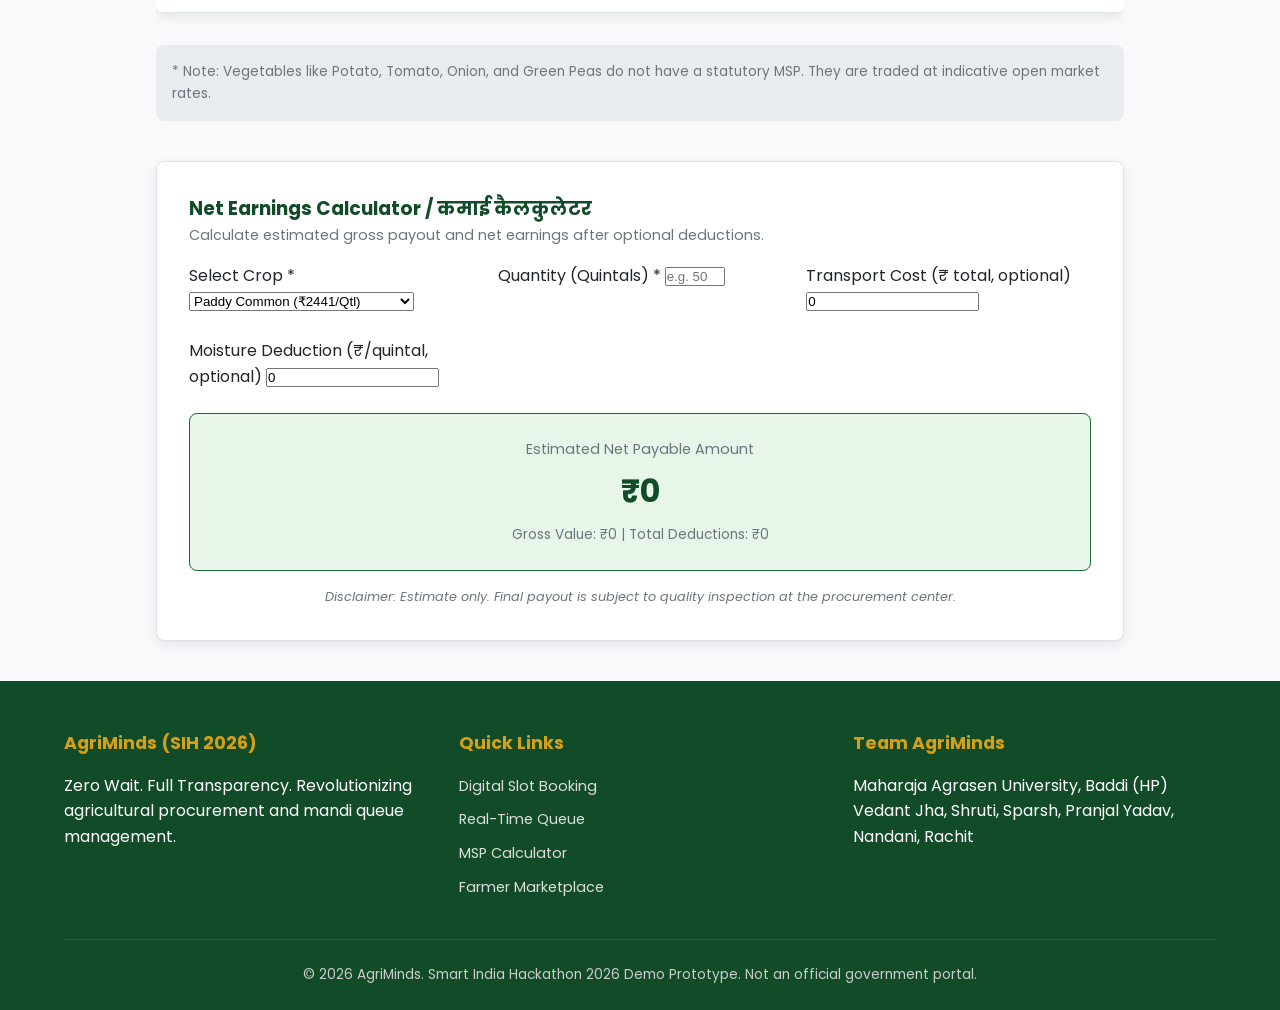
<file: msp.html>
<!DOCTYPE html>
<html lang="en">
<head>
  <meta charset="UTF-8">
  <meta name="viewport" content="width=device-width, initial-scale=1.0">
  <title>MSP Rates & Earnings Calculator - AgriMinds</title>
  <meta name="description" content="Official Minimum Support Price (MSP) rates for Kharif and Rabi crops with interactive net earnings calculator.">
  <link rel="icon" href="assets/logo.svg" type="image/svg+xml">
  
  <!-- Fonts -->
  <link rel="preconnect" href="https://fonts.googleapis.com">
  <link rel="preconnect" href="https://fonts.gstatic.com" crossorigin>
  <link href="https://fonts.googleapis.com/css2?family=Noto+Sans+Devanagari:wght@400;500;600;700&family=Poppins:wght@400;500;600;700&display=swap" rel="stylesheet">
  
  <!-- CSS -->
  <link rel="stylesheet" href="css/style.css">

  <style>
    .msp-container {
      max-width: 1000px;
      margin: 2.5rem auto;
      padding: 0 1rem;
    }

    .msp-header {
      background: var(--bg-white);
      padding: 2rem;
      border-radius: var(--radius);
      box-shadow: var(--shadow);
      margin-bottom: 2rem;
      border: 1px solid var(--border-color);
    }

    .msp-header h2 {
      color: var(--primary-dark);
      margin-bottom: 0.5rem;
    }

    .season-tabs {
      display: flex;
      gap: 1rem;
      margin-bottom: 1.5rem;
      border-bottom: 2px solid var(--border-color);
    }

    .season-tab {
      padding: 0.75rem 1.25rem;
      font-weight: 600;
      cursor: pointer;
      color: var(--text-muted);
      border-bottom: 3px solid transparent;
      margin-bottom: -2px;
      transition: var(--transition);
    }

    .season-tab.active {
      color: var(--primary);
      border-color: var(--primary);
    }

    .msp-table {
      width: 100%;
      border-collapse: collapse;
      background: var(--bg-white);
      border-radius: var(--radius);
      overflow: hidden;
      box-shadow: var(--shadow);
      margin-bottom: 2rem;
    }

    .msp-table th, .msp-table td {
      padding: 1rem 1.25rem;
      text-align: left;
      border-bottom: 1px solid var(--border-color);
      font-size: 0.95rem;
    }

    .msp-table th {
      background-color: var(--primary);
      color: white;
    }

    .calc-card {
      background: var(--bg-white);
      padding: 2rem;
      border-radius: var(--radius);
      box-shadow: var(--shadow);
      border: 1px solid var(--border-color);
      margin-top: 2.5rem;
    }

    .calc-grid {
      display: grid;
      grid-template-columns: repeat(auto-fit, minmax(220px, 1fr));
      gap: 1.5rem;
      margin-top: 1rem;
    }

    .calc-result-box {
      background: var(--primary-light);
      border: 1px solid var(--primary);
      border-radius: var(--radius);
      padding: 1.5rem;
      margin-top: 1.5rem;
      text-align: center;
    }

    .calc-result-box h3 {
      font-size: 2rem;
      color: var(--primary-dark);
      margin-top: 0.25rem;
    }

    .source-tag {
      font-size: 0.8rem;
      color: var(--text-muted);
      margin-top: 0.5rem;
      font-style: italic;
    }

    .frp-box {
      background: var(--accent-light);
      border: 1px solid var(--accent);
      padding: 1.5rem;
      border-radius: var(--radius);
      margin-bottom: 2rem;
    }
  </style>
</head>
<body>

  <main>
    <div class="msp-container">
      <div class="msp-header">
        <h2>Transparent MSP Rates & Earnings Calculator</h2>
        <p style="color: var(--text-muted);">Official Minimum Support Prices approved by the Government of India for procurement seasons.</p>
        <div class="source-tag">Source: Cabinet decisions via PIB / DA&FW | Last verified: October 2026</div>
      </div>

      <!-- Sugarcane FRP Banner -->
      <div class="frp-box">
        <h4 style="color: #8A6A00; margin-bottom: 0.25rem;">Sugarcane Fair & Remunerative Price (FRP)</h4>
        <p style="font-size: 0.9rem; color: #555;">Sugarcane is governed by FRP (Fair & Remunerative Price) rather than MSP. Statutory rates apply per quintal based on sugar recovery % at local sugar mills.</p>
      </div>

      <!-- Season Tabs -->
      <div class="season-tabs">
        <div class="season-tab active" onclick="switchSeason('Kharif', this)">Kharif 2026-27 (Current Procurement)</div>
        <div class="season-tab" onclick="switchSeason('Rabi', this)">Rabi 2027-28 (Latest Announced)</div>
      </div>

      <!-- MSP Table -->
      <div style="overflow-x: auto;">
        <table class="msp-table">
          <thead>
            <tr id="tableHeader">
              <th>Crop Name / फसल</th>
              <th>MSP Rate (₹ / Quintal)</th>
            </tr>
          </thead>
          <tbody id="mspTableBody">
            <!-- Populated via JS -->
          </tbody>
        </table>
      </div>

      <!-- Non-MSP Note -->
      <div style="background: #e9ecef; padding: 1rem; border-radius: var(--radius); font-size: 0.85rem; color: var(--text-muted); margin-bottom: 2rem;">
        * Note: Vegetables like Potato, Tomato, Onion, and Green Peas do not have a statutory MSP. They are traded at indicative open market rates.
      </div>

      <!-- Earnings Calculator -->
      <div class="calc-card">
        <h3 style="color: var(--primary-dark);">Net Earnings Calculator / कमाई कैलकुलेटर</h3>
        <p style="font-size: 0.9rem; color: var(--text-muted);">Calculate estimated gross payout and net earnings after optional deductions.</p>

        <form id="calcForm" onsubmit="calculateEarnings(event)">
          <div class="calc-grid">
            <div class="form-group">
              <label for="calcCrop">Select Crop *</label>
              <select id="calcCrop" class="form-control" onchange="updateCropRateDisplay()" required>
                <!-- Populated via JS -->
              </select>
            </div>

            <div class="form-group">
              <label for="calcQty">Quantity (Quintals) *</label>
              <input type="number" id="calcQty" class="form-control" placeholder="e.g. 50" min="1" max="1000" oninput="calculateEarnings()" required>
            </div>

            <div class="form-group">
              <label for="calcTransport">Transport Cost (₹ total, optional)</label>
              <input type="number" id="calcTransport" class="form-control" placeholder="0" min="0" value="0" oninput="calculateEarnings()">
            </div>

            <div class="form-group">
              <label for="calcMoisture">Moisture Deduction (₹/quintal, optional)</label>
              <input type="number" id="calcMoisture" class="form-control" placeholder="0" min="0" value="0" oninput="calculateEarnings()">
            </div>
          </div>
        </form>

        <div class="calc-result-box">
          <div style="font-size: 0.9rem; color: var(--text-muted);">Estimated Net Payable Amount</div>
          <h3 id="netPayout">₹0</h3>
          <div style="font-size: 0.85rem; color: var(--text-muted); margin-top: 0.5rem;" id="calcBreakdown">Gross Value: ₹0 | Total Deductions: ₹0</div>
        </div>

        <p class="source-tag" style="text-align: center; margin-top: 1rem;">Disclaimer: Estimate only. Final payout is subject to quality inspection at the procurement center.</p>
      </div>
    </div>
  </main>

  <!-- JS Dependencies -->
  <script src="js/data.js"></script>
  <script src="js/common.js"></script>
  <script src="js/msp.js"></script>
</body>
</html>
</file>
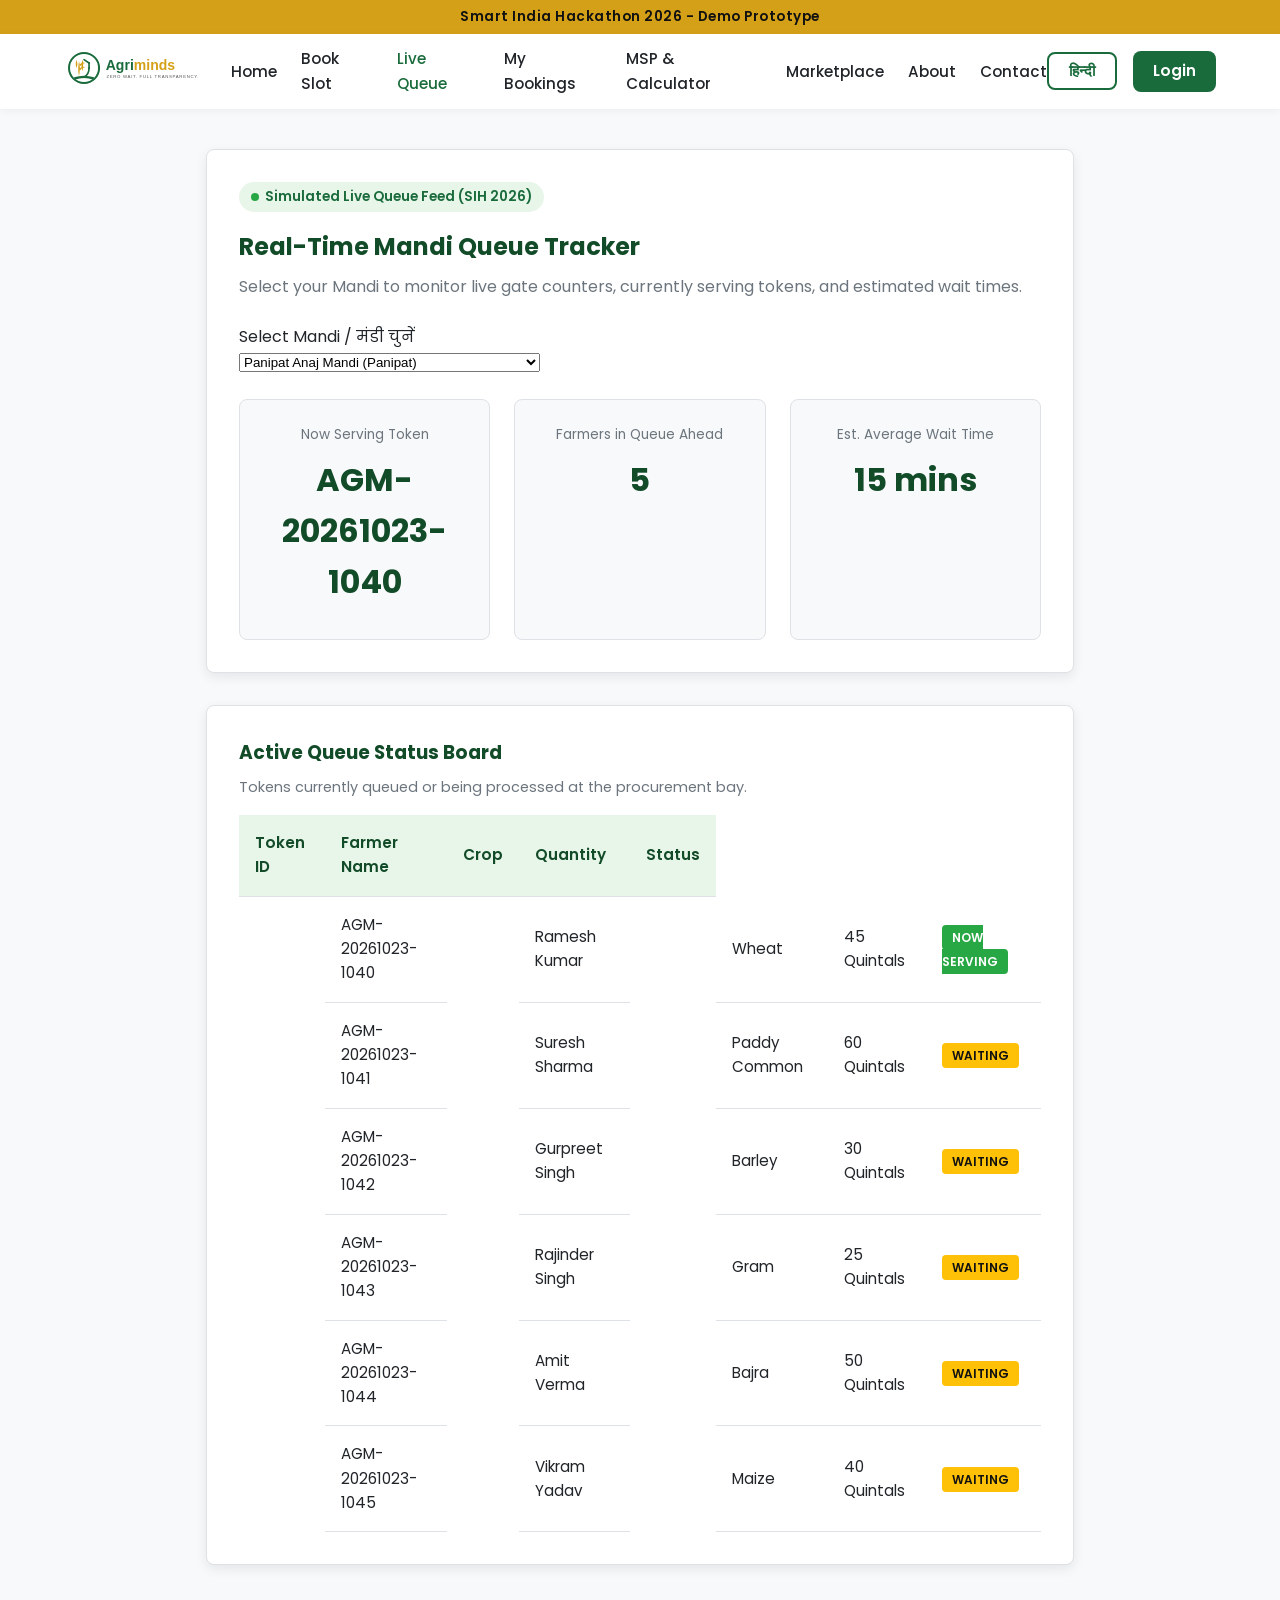
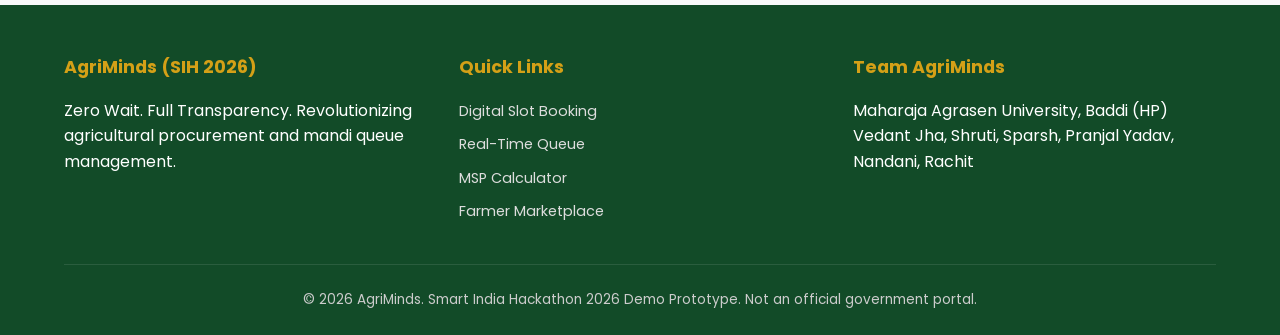
<file: queue.html>
<!DOCTYPE html>
<html lang="en">
<head>
  <meta charset="UTF-8">
  <meta name="viewport" content="width=device-width, initial-scale=1.0">
  <title>Live Queue Tracker - AgriMinds</title>
  <meta name="description" content="Track real-time mandi procurement queues, now serving tokens, and estimated wait times.">
  <link rel="icon" href="assets/logo.svg" type="image/svg+xml">
  
  <!-- Fonts -->
  <link rel="preconnect" href="https://fonts.googleapis.com">
  <link rel="preconnect" href="https://fonts.gstatic.com" crossorigin>
  <link href="https://fonts.googleapis.com/css2?family=Noto+Sans+Devanagari:wght@400;500;600;700&family=Poppins:wght@400;500;600;700&display=swap" rel="stylesheet">
  
  <!-- CSS -->
  <link rel="stylesheet" href="css/style.css">

  <style>
    .queue-container {
      max-width: 900px;
      margin: 2.5rem auto;
      padding: 0 1rem;
    }

    .queue-header-card {
      background: var(--bg-white);
      padding: 2rem;
      border-radius: var(--radius);
      box-shadow: var(--shadow);
      margin-bottom: 2rem;
      border: 1px solid var(--border-color);
    }

    .queue-header-card h2 {
      color: var(--primary-dark);
      margin-bottom: 0.5rem;
    }

    .live-badge {
      display: inline-flex;
      align-items: center;
      gap: 6px;
      background: var(--primary-light);
      color: var(--primary);
      padding: 4px 12px;
      border-radius: 20px;
      font-size: 0.85rem;
      font-weight: 600;
      margin-bottom: 1rem;
    }

    .live-dot {
      width: 8px;
      height: 8px;
      background: var(--success);
      border-radius: 50%;
      animation: pulse 1.5s infinite;
    }

    @keyframes pulse {
      0% { opacity: 1; transform: scale(1); }
      50% { opacity: 0.4; transform: scale(1.2); }
      100% { opacity: 1; transform: scale(1); }
    }

    .queue-stats-grid {
      display: grid;
      grid-template-columns: repeat(auto-fit, minmax(220px, 1fr));
      gap: 1.5rem;
      margin-top: 1.5rem;
    }

    .stat-card {
      background: var(--bg-main);
      padding: 1.5rem;
      border-radius: var(--radius);
      border: 1px solid var(--border-color);
      text-align: center;
    }

    .stat-card .val {
      font-size: 2rem;
      font-weight: 700;
      color: var(--primary-dark);
      margin: 0.5rem 0;
    }

    .stat-card .lbl {
      font-size: 0.85rem;
      color: var(--text-muted);
    }

    .queue-list-card {
      background: var(--bg-white);
      padding: 2rem;
      border-radius: var(--radius);
      box-shadow: var(--shadow);
      border: 1px solid var(--border-color);
    }

    .queue-table {
      width: 100%;
      border-collapse: collapse;
      margin-top: 1rem;
    }

    .queue-table th, .queue-table td {
      padding: 1rem;
      text-align: left;
      border-bottom: 1px solid var(--border-color);
      font-size: 0.95rem;
    }

    .queue-table th {
      background-color: var(--primary-light);
      color: var(--primary-dark);
      font-weight: 600;
    }

    .badge-serving {
      background: var(--success);
      color: white;
      padding: 4px 10px;
      border-radius: 4px;
      font-size: 0.75rem;
      font-weight: 600;
    }

    .badge-waiting {
      background: var(--warning);
      color: #111;
      padding: 4px 10px;
      border-radius: 4px;
      font-size: 0.75rem;
      font-weight: 600;
    }
  </style>
</head>
<body>

  <main>
    <div class="queue-container">
      <div class="queue-header-card">
        <div class="live-badge">
          <span class="live-dot"></span> Simulated Live Queue Feed (SIH 2026)
        </div>
        <h2>Real-Time Mandi Queue Tracker</h2>
        <p style="color: var(--text-muted);">Select your Mandi to monitor live gate counters, currently serving tokens, and estimated wait times.</p>

        <div class="form-group" style="margin-top: 1.5rem; max-width: 400px;">
          <label for="queueMandiSelect">Select Mandi / मंडी चुनें</label>
          <select id="queueMandiSelect" class="form-control" onchange="updateQueueView()">
            <!-- Populated via JS -->
          </select>
        </div>

        <div class="queue-stats-grid">
          <div class="stat-card">
            <div class="lbl">Now Serving Token</div>
            <div class="val" id="nowServingToken">AGM-2026-1042</div>
          </div>
          <div class="stat-card">
            <div class="lbl">Farmers in Queue Ahead</div>
            <div class="val" id="queueCount">6</div>
          </div>
          <div class="stat-card">
            <div class="lbl">Est. Average Wait Time</div>
            <div class="val" id="estWaitTime">18 mins</div>
          </div>
        </div>
      </div>

      <div class="queue-list-card">
        <h3 style="color: var(--primary-dark); margin-bottom: 0.5rem;">Active Queue Status Board</h3>
        <p style="font-size: 0.9rem; color: var(--text-muted);">Tokens currently queued or being processed at the procurement bay.</p>

        <div style="overflow-x: auto;">
          <table class="queue-table">
            <thead>
              <tr>
                <th>Token ID</th>
                <th>Farmer Name</th>
                <th>Crop</th>
                <th>Quantity</th>
                <th>Status</th>
              </tr>
            </thead>
            <tbody id="queueTableBody">
              <!-- Populated via JS -->
            </tbody>
          </table>
        </div>
      </div>
    </div>
  </main>

  <!-- JS Dependencies -->
  <script src="js/data.js"></script>
  <script src="js/common.js"></script>
  <script src="js/queue.js"></script>
</body>
</html>
</file>
<file: css/style.css>
/* ==========================================================================
   AgriMinds - Master Stylesheet (SIH 2026)
   Theme: Agriculture + Trust (Emerald Green & Warm Amber)
   ========================================================================== */

:root {
  --primary: #1A6B3C;
  --primary-dark: #124B28;
  --primary-light: #E8F5E9;
  --accent: #D4A017;
  --accent-light: #FDF8E2;
  --text-main: #212529;
  --text-muted: #6C757D;
  --bg-main: #F8F9FA;
  --bg-white: #FFFFFF;
  --border-color: #DEE2E6;
  --danger: #DC3545;
  --success: #28A745;
  --warning: #FFC107;
  --radius: 8px;
  --shadow: 0 4px 12px rgba(0, 0, 0, 0.08);
  --transition: all 0.3s ease;
}

* {
  box-sizing: border-box;
  margin: 0;
  padding: 0;
}

body {
  font-family: 'Poppins', 'Noto Sans Devanagari', sans-serif;
  background-color: var(--bg-main);
  color: var(--text-main);
  line-height: 1.6;
  display: flex;
  flex-direction: column;
  min-height: 100vh;
}

main {
  flex: 1;
}

a {
  text-decoration: none;
  color: inherit;
}

ul {
  list-style: none;
}

/* Prototype Banner */
.prototype-banner {
  background-color: var(--accent);
  color: #111;
  text-align: center;
  padding: 6px 15px;
  font-size: 0.85rem;
  font-weight: 600;
  letter-spacing: 0.5px;
}

/* Navbar */
.navbar {
  background-color: var(--bg-white);
  box-shadow: 0 2px 8px rgba(0,0,0,0.05);
  position: sticky;
  top: 0;
  z-index: 1000;
  display: flex;
  justify-content: space-between;
  align-items: center;
  padding: 0.75rem 5%;
}

.nav-brand img {
  height: 40px;
  width: auto;
}

.nav-links {
  display: flex;
  align-items: center;
  gap: 1.5rem;
}

.nav-links a {
  font-weight: 500;
  font-size: 0.95rem;
  color: var(--text-main);
  transition: var(--transition);
}

.nav-links a:hover, .nav-links a.active {
  color: var(--primary);
}

.nav-actions {
  display: flex;
  align-items: center;
  gap: 1rem;
}

/* Buttons */
.btn {
  display: inline-flex;
  align-items: center;
  justify-content: center;
  padding: 0.5rem 1.25rem;
  font-size: 0.95rem;
  font-weight: 600;
  border-radius: var(--radius);
  border: none;
  cursor: pointer;
  transition: var(--transition);
}

.btn-primary {
  background-color: var(--primary);
  color: white;
}

.btn-primary:hover {
  background-color: var(--primary-dark);
}

.btn-outline {
  background-color: transparent;
  border: 2px solid var(--primary);
  color: var(--primary);
}

.btn-outline:hover {
  background-color: var(--primary-light);
}

.btn-accent {
  background-color: var(--accent);
  color: #111;
}

.btn-accent:hover {
  background-color: #b88a12;
}

/* Footer */
footer {
  background-color: var(--primary-dark);
  color: white;
  padding: 3rem 5% 1.5rem;
  margin-top: auto;
}

.footer-content {
  display: grid;
  grid-template-columns: repeat(auto-fit, minmax(220px, 1fr));
  gap: 2rem;
  margin-bottom: 2rem;
}

.footer-col h4 {
  color: var(--accent);
  margin-bottom: 1rem;
  font-size: 1.1rem;
}

.footer-col ul li {
  margin-bottom: 0.5rem;
}

.footer-col ul li a {
  color: #ddd;
  font-size: 0.9rem;
  transition: var(--transition);
}

.footer-col ul li a:hover {
  color: white;
  padding-left: 4px;
}

.footer-bottom {
  text-align: center;
  border-top: 1px solid rgba(255,255,255,0.1);
  padding-top: 1.5rem;
  font-size: 0.85rem;
  color: #ccc;
}

/* Toast Notifications */
#toast-container {
  position: fixed;
  bottom: 20px;
  right: 20px;
  z-index: 9999;
  display: flex;
  flex-direction: column;
  gap: 10px;
}

.toast {
  background: var(--text-main);
  color: white;
  padding: 12px 20px;
  border-radius: var(--radius);
  box-shadow: var(--shadow);
  font-size: 0.9rem;
  animation: slideIn 0.3s ease;
}

.toast.success { background-color: var(--success); }
.toast.error { background-color: var(--danger); }

@keyframes slideIn {
  from { transform: translateX(100%); opacity: 0; }
  to { transform: translateX(0); opacity: 1; }
}

/* Responsive Mobile Hamburger */
.hamburger {
  display: none;
  cursor: pointer;
  font-size: 1.5rem;
}

@media(max-width: 768px) {
  .nav-links {
    display: none;
    flex-direction: column;
    position: absolute;
    top: 70px;
    left: 0;
    width: 100%;
    background: var(--bg-white);
    padding: 1.5rem;
    box-shadow: var(--shadow);
  }
  .nav-links.active {
    display: flex;
  }
  .hamburger {
    display: block;
  }
}
</file>
